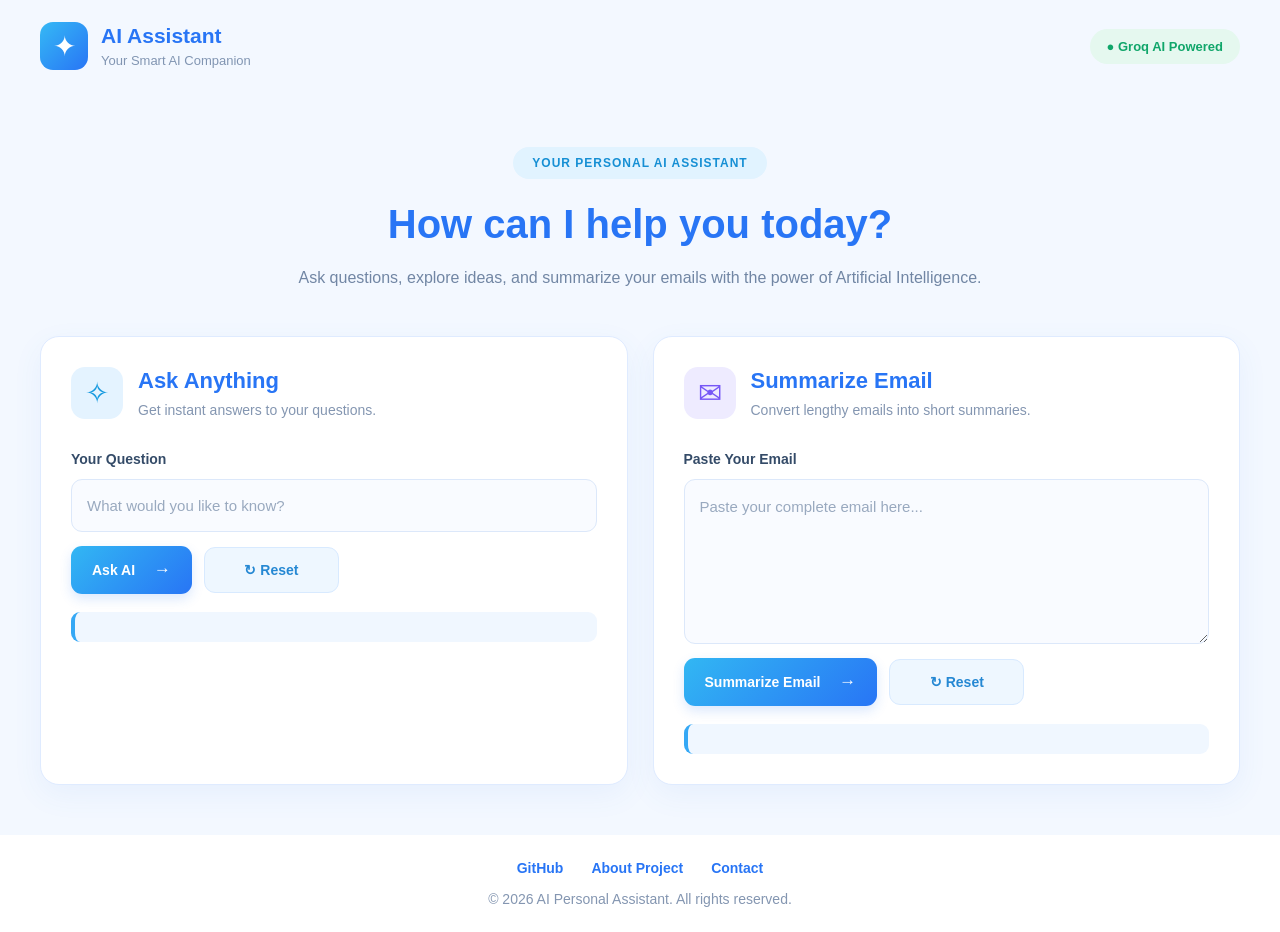
<file: index.html>
<!DOCTYPE html>
<html lang="en">

<head>
    <meta charset="UTF-8">
    <meta name="viewport" content="width=device-width, initial-scale=1.0">

    <title>AI Personal Assistant</title>

    <!-- GitHub Pages CSS -->
    <link rel="stylesheet" href="./static/style.css">
</head>

<body>

    <!-- Header -->
    <header class="header">
        <div class="logo">
            <div class="logo-icon">✦</div>
            <div>
                <h2>AI Assistant</h2>
                <p>Your Smart AI Companion</p>
            </div>
        </div>

        <span class="powered-badge">● Groq AI Powered</span>
    </header>

    <!-- Hero -->
    <section class="hero">
        <span class="hero-tag">YOUR PERSONAL AI ASSISTANT</span>

        <h1>How can I help you today?</h1>

        <p>
            Ask questions, explore ideas, and summarize your emails
            with the power of Artificial Intelligence.
        </p>
    </section>

    <!-- Main -->
    <main class="main-container">
        <div class="cards-container">

            <!-- Ask Anything -->
            <section class="card">

                <div class="card-heading">
                    <div class="card-icon">✧</div>
                    <div>
                        <h2>Ask Anything</h2>
                        <p>Get instant answers to your questions.</p>
                    </div>
                </div>

                <form id="askForm">

                    <label for="question">Your Question</label>

                    <input
                        type="text"
                        id="question"
                        name="question"
                        placeholder="What would you like to know?"
                        required
                    >

                    <div class="button-group">

                        <button type="submit" id="askButton" class="primary-btn">
                            Ask AI <span>→</span>
                        </button>

                        <button type="reset" class="reset-btn" id="askReset">
                            ↻ Reset
                        </button>

                    </div>
                </form>

                <p id="ans-loading" class="loading" style="display:none;">
                    Processing your question...
                </p>

                <div id="answer" class="result-box" aria-live="polite"></div>

                <button
                    type="button"
                    id="copyAnswer"
                    class="copy-btn"
                    style="display:none;"
                >
                    📋 Copy Answer
                </button>

            </section>

            <!-- Email Summarizer -->
            <section class="card">

                <div class="card-heading">
                    <div class="card-icon email-icon">✉</div>
                    <div>
                        <h2>Summarize Email</h2>
                        <p>Convert lengthy emails into short summaries.</p>
                    </div>
                </div>

                <form id="emailForm">

                    <label for="email">Paste Your Email</label>

                    <textarea
                        id="email"
                        name="email"
                        placeholder="Paste your complete email here..."
                        required
                    ></textarea>

                    <div class="button-group">

                        <button type="submit" id="summaryButton" class="primary-btn">
                            Summarize Email <span>→</span>
                        </button>

                        <button type="reset" class="reset-btn" id="emailReset">
                            ↻ Reset
                        </button>

                    </div>
                </form>

                <p id="summary-loading" class="loading" style="display:none;">
                    Summarizing your email...
                </p>

                <div id="summary" class="result-box" aria-live="polite"></div>

                <button
                    type="button"
                    id="copySummary"
                    class="copy-btn"
                    style="display:none;"
                >
                    📋 Copy Summary
                </button>

            </section>

        </div>
    </main>

    <!-- Footer -->
    <footer class="footer">

        <div class="footer-links">

            <a href="https://github.com/"
               target="_blank"
               rel="noopener noreferrer">GitHub</a>

            <a href="#about">About Project</a>

            <a href="mailto:your-email@example.com">Contact</a>

        </div>

        <p>© 2026 AI Personal Assistant. All rights reserved.</p>

    </footer>

    <!-- JavaScript -->
    <script>

        // Backend URL
        // We will add your deployed Flask URL later.

        const API_BASE_URL = "YOUR_BACKEND_URL";

        // Copy Function

        async function copyText(resultId, buttonId, originalText) {

            const text = document.getElementById(resultId).innerText.trim();
            const button = document.getElementById(buttonId);

            if (!text) return;

            try {

                await navigator.clipboard.writeText(text);

                button.innerText = "✓ Copied!";

                setTimeout(() => {
                    button.innerText = originalText;
                }, 2000);

            } catch (error) {

                button.innerText = "Copy failed!";

            }
        }

        // Ask Anything

        document.getElementById("askForm").onsubmit = async (e) => {

            e.preventDefault();

            const loading = document.getElementById("ans-loading");
            const answer = document.getElementById("answer");
            const button = document.getElementById("askButton");
            const copyButton = document.getElementById("copyAnswer");

            if (API_BASE_URL === "YOUR_BACKEND_URL") {
                answer.innerText = "Backend is not connected yet. Please check back after backend deployment.";
                return;
            }

            loading.style.display = "block";
            answer.innerText = "";
            copyButton.style.display = "none";
            button.disabled = true;

            try {

                const res = await fetch(`${API_BASE_URL}/ask`, {
                    method: "POST",
                    body: new FormData(e.target)
                });

                const data = await res.json();

                if (!res.ok) {
                    throw new Error(data.error || "Request failed.");
                }

                answer.innerText = data.response;

                if (data.response) {
                    copyButton.style.display = "inline-block";
                }

            } catch (error) {

                answer.innerText = "Error: " + error.message;

            } finally {

                loading.style.display = "none";
                button.disabled = false;

            }
        };

        // Summarize Email

        document.getElementById("emailForm").onsubmit = async (e) => {

            e.preventDefault();

            const loading = document.getElementById("summary-loading");
            const summary = document.getElementById("summary");
            const button = document.getElementById("summaryButton");
            const copyButton = document.getElementById("copySummary");

            if (API_BASE_URL === "YOUR_BACKEND_URL") {
                summary.innerText = "Backend is not connected yet. Please check back after backend deployment.";
                return;
            }

            loading.style.display = "block";
            summary.innerText = "";
            copyButton.style.display = "none";
            button.disabled = true;

            try {

                const res = await fetch(`${API_BASE_URL}/summarize`, {
                    method: "POST",
                    body: new FormData(e.target)
                });

                const data = await res.json();

                if (!res.ok) {
                    throw new Error(data.error || "Request failed.");
                }

                summary.innerText = data.response;

                if (data.response) {
                    copyButton.style.display = "inline-block";
                }

            } catch (error) {

                summary.innerText = "Error: " + error.message;

            } finally {

                loading.style.display = "none";
                button.disabled = false;

            }
        };

        // Copy Answer

        document.getElementById("copyAnswer").onclick = () => {
            copyText("answer", "copyAnswer", "📋 Copy Answer");
        };

        // Copy Summary

        document.getElementById("copySummary").onclick = () => {
            copyText("summary", "copySummary", "📋 Copy Summary");
        };

        // Reset Ask Anything

        document.getElementById("askReset").onclick = () => {

            document.getElementById("answer").innerText = "";
            document.getElementById("copyAnswer").style.display = "none";
            document.getElementById("ans-loading").style.display = "none";

        };

        // Reset Email

        document.getElementById("emailReset").onclick = () => {

            document.getElementById("summary").innerText = "";
            document.getElementById("copySummary").style.display = "none";
            document.getElementById("summary-loading").style.display = "none";

        };

    </script>

</body>
</html>
</file>
<file: static/style.css>
/* ==========================
   1. Global Reset
========================== */

* {
    margin: 0;
    padding: 0;
    box-sizing: border-box;
    font-family: Arial, Helvetica, sans-serif;
}

body {
    min-height: 100vh;
    background: #f3f8ff;
    color: #263b59;
}


/* ==========================
   2. Header
========================== */

.header {
    max-width: 1250px;
    margin: auto;
    padding: 22px 25px;

    display: flex;
    justify-content: space-between;
    align-items: center;
}

.logo {
    display: flex;
    align-items: center;
    gap: 13px;
}

.logo-icon {
    width: 48px;
    height: 48px;

    background: linear-gradient(135deg, #35b9f5, #2875f5);
    color: white;

    display: flex;
    justify-content: center;
    align-items: center;

    border-radius: 13px;
    font-size: 28px;
}

.logo h2 {
    color: #2875f5;
    font-size: 21px;
    margin-bottom: 5px;
}

.logo p {
    font-size: 13px;
    color: #8195b2;
}

.powered-badge {
    background: #e5f8ef;
    color: #10a66a;
    padding: 10px 17px;
    border-radius: 30px;
    font-size: 13px;
    font-weight: bold;
}


/* ==========================
   3. Hero Section
========================== */

.hero {
    text-align: center;
    padding: 55px 20px 45px;
}

.hero-tag {
    display: inline-block;

    background: #e1f3ff;
    color: #168fd4;

    padding: 9px 19px;
    border-radius: 30px;

    font-size: 12px;
    font-weight: bold;
    letter-spacing: 1px;
}

.hero h1 {
    color: #2875f5;
    font-size: 40px;
    margin: 23px 0 18px;
}

.hero p {
    color: #7186a4;
    font-size: 16px;
    line-height: 1.6;
}


/* ==========================
   4. Main Container
========================== */

.main-container {
    max-width: 1250px;
    margin: auto;
    padding: 0 25px 50px;
}

.cards-container {
    display: grid;
    grid-template-columns: repeat(2, minmax(0, 1fr));
    align-items: stretch;
    gap: 25px;
}


/* ==========================
   5. Cards
========================== */

.card {
    background: #ffffff;
    padding: 30px;
    border-radius: 19px;

    border: 1px solid #dfebff;

    box-shadow: 0 10px 30px rgba(64, 130, 220, 0.07);

    min-width: 0;
    min-height: 420px;

    display: flex;
    flex-direction: column;
}


/* ==========================
   6. Card Headings
========================== */

.card-heading {
    display: flex;
    align-items: center;
    gap: 15px;
    margin-bottom: 32px;
}

.card-icon {
    width: 52px;
    height: 52px;
    flex-shrink: 0;

    display: flex;
    align-items: center;
    justify-content: center;

    background: #e4f3ff;
    color: #1599df;

    border-radius: 14px;
    font-size: 29px;
}

.email-icon {
    background: #eeebff;
    color: #7657f6;
}

.card-heading h2 {
    color: #2875f5;
    font-size: 22px;
    margin-bottom: 8px;
}

.card-heading p {
    color: #8496b1;
    font-size: 14px;
}


/* ==========================
   7. Forms
========================== */

form {
    display: flex;
    flex-direction: column;
}

label {
    font-size: 14px;
    font-weight: bold;
    color: #344b68;
    margin-bottom: 12px;
}

input,
textarea {
    width: 100%;
    padding: 15px;

    border: 1px solid #dce8fa;
    border-radius: 11px;

    background: #f9fbff;
    color: #334155;

    font-size: 15px;
    outline: none;

    transition: 0.3s;
}

input {
    height: 53px;
}

textarea {
    height: 165px;
    resize: vertical;
    line-height: 1.6;
}

input::placeholder,
textarea::placeholder {
    color: #99a9bf;
}

input:focus,
textarea:focus {
    border-color: #42a5f5;
    background: #ffffff;
    box-shadow: 0 0 0 3px rgba(59, 130, 246, 0.10);
}


/* ==========================
   8. Buttons
========================== */

.button-group {
    display: flex;
    align-items: center;
    flex-wrap: wrap;
    gap: 12px;
    margin-top: 14px;
}

button {
    padding: 14px 21px;
    border-radius: 11px;

    font-size: 14px;
    font-weight: bold;

    cursor: pointer;
    transition: 0.3s;
}

.primary-btn {
    background: linear-gradient(135deg, #32b7f3, #2875f5);
    color: white;
    border: none;

    box-shadow: 0 5px 12px rgba(40, 117, 245, 0.17);
}

.primary-btn span {
    margin-left: 15px;
    font-size: 17px;
}

.primary-btn:hover {
    background: linear-gradient(135deg, #229fe3, #1c62e0);
    transform: translateY(-2px);
}

.primary-btn:disabled {
    opacity: 0.6;
    cursor: not-allowed;
    transform: none;
}

.reset-btn {
    background: #eef7ff;
    color: #2588d3;
    border: 1px solid #d8eaff;
    min-width: 135px;
}

.reset-btn:hover {
    background: #dceeff;
}


/* ==========================
   9. Loading
========================== */

.loading {
    color: #2889db;
    font-size: 14px;
    margin-top: 15px;
}


/* ==========================
   10. Result Box
========================== */

.result-box {
    margin-top: 18px;
    padding: 15px;

    background: #f0f7ff;
    border-left: 4px solid #35a8f5;
    border-radius: 9px;

    color: #405776;
    font-size: 14px;
    line-height: 1.7;

    overflow-wrap: anywhere;
    white-space: pre-wrap;
}


/* ==========================
   11. Copy Buttons
========================== */

.copy-btn {
    display: none;
    width: fit-content;
    margin-top: 12px;

    padding: 10px 18px;

    background: #e6f4ff;
    color: #168bd2;

    border: 1px solid #cce8ff;
    border-radius: 9px;

    font-size: 13px;
    font-weight: 600;

    cursor: pointer;
    transition: 0.3s;
}

.copy-btn:hover {
    background: #d4ebff;
    border-color: #8bcaff;
    transform: translateY(-1px);
}

.copy-btn:active {
    transform: translateY(0);
}


/* ==========================
   12. Footer
========================== */

.footer {
    width: 100%;
    background: #ffffff;

    padding: 25px 15px;
    text-align: center;

    color: #8496b1;
}

.footer-links {
    display: flex;
    justify-content: center;
    align-items: center;
    gap: 28px;
    margin-bottom: 15px;
}

.footer-links a {
    color: #2875f5;
    text-decoration: none;
    font-size: 14px;
    font-weight: 600;
    transition: 0.3s;
}

.footer-links a:hover {
    color: #1599df;
}

.footer p {
    font-size: 14px;
}


/* ==========================
   13. Tablet Responsive
========================== */

@media (max-width: 900px) {

    .cards-container {
        gap: 18px;
    }

    .card {
        padding: 23px;
    }

    .card-heading h2 {
        font-size: 19px;
    }

    .card-heading p {
        font-size: 12px;
    }

    .hero h1 {
        font-size: 34px;
    }

}


/* ==========================
   14. Mobile Responsive
========================== */

@media (max-width: 650px) {

    .header {
        padding: 18px 15px;
    }

    .logo-icon {
        width: 42px;
        height: 42px;
    }

    .logo h2 {
        font-size: 18px;
    }

    .powered-badge {
        font-size: 10px;
        padding: 9px 11px;
    }

    .hero {
        padding: 45px 17px 30px;
    }

    .hero h1 {
        font-size: 29px;
        line-height: 1.3;
    }

    .hero p {
        font-size: 14px;
    }

    .main-container {
        padding: 0 15px 35px;
    }

    .cards-container {
        grid-template-columns: 1fr;
        gap: 20px;
    }

    .card {
        min-height: auto;
        padding: 23px 19px;
    }

    .card-heading {
        margin-bottom: 25px;
    }

    .card-heading h2 {
        font-size: 20px;
    }

    .card-heading p {
        font-size: 13px;
    }

    textarea {
        height: 145px;
    }

    .button-group {
        gap: 10px;
    }

    .primary-btn,
    .reset-btn {
        padding: 13px 15px;
    }

    .footer {
        padding: 25px 12px;
    }

    .footer-links {
        gap: 20px;
    }

    .footer-links a {
        font-size: 13px;
    }

    .footer p {
        font-size: 12px;
    }

}


/* ==========================
   15. Small Mobile
========================== */

@media (max-width: 380px) {

    .powered-badge {
        font-size: 9px;
        padding: 8px;
    }

    .hero h1 {
        font-size: 25px;
    }

    .card {
        padding: 19px 15px;
    }

    .button-group button {
        font-size: 12px;
    }

    .reset-btn {
        min-width: 105px;
    }

}
</file>
